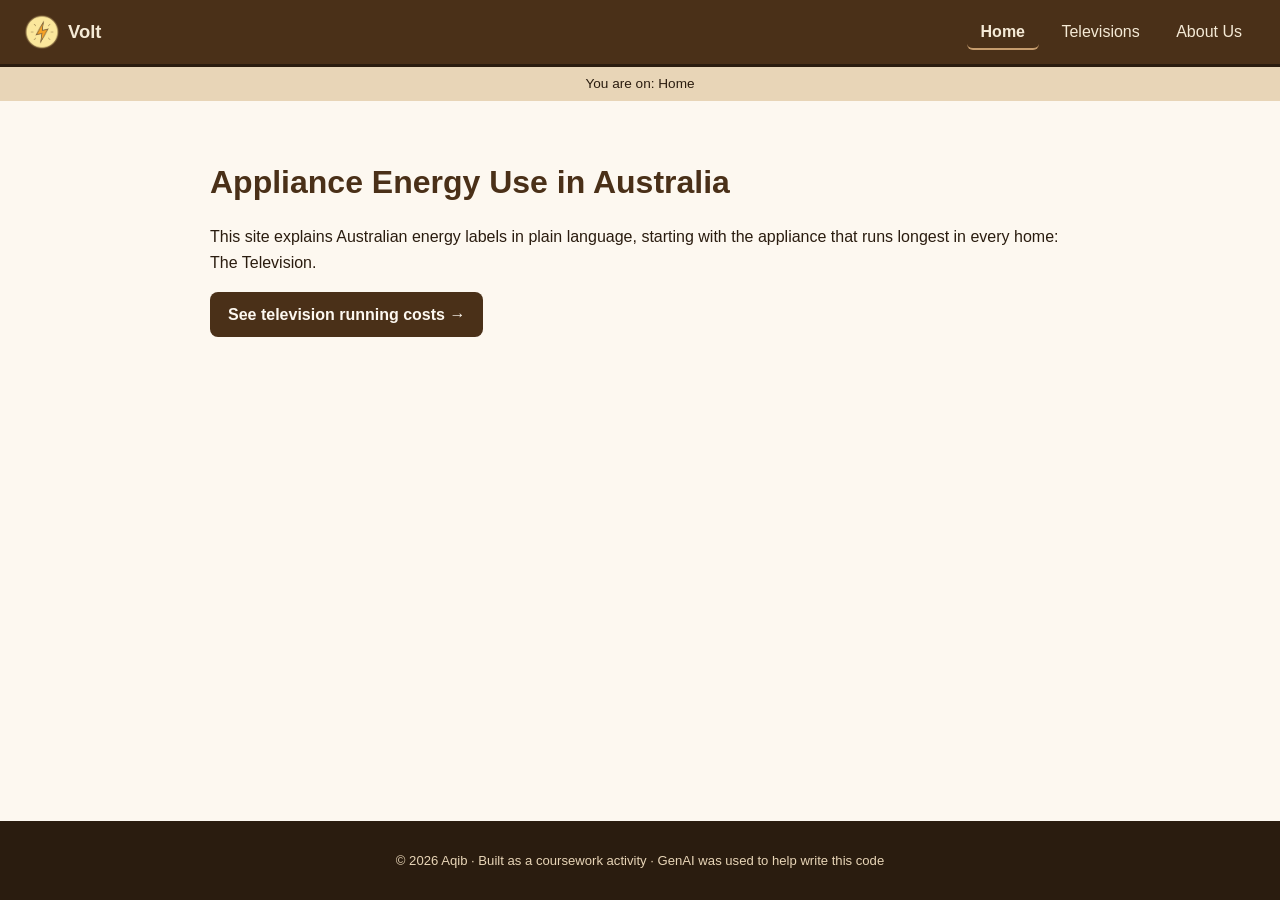
<file: index.html>
<!DOCTYPE html>
<html lang="en">
<head>
<meta charset="UTF-8">
<meta name="viewport" content="width=device-width, initial-scale=1.0">
<title>Home - Volt</title>
<link rel="stylesheet" href="style.css">
</head>
<body>

<header>
  <a href="index.html" class="logo">
    <img src="logo.png" class="logo-badge">
    Volt
  </a>
  <nav>
    <a href="index.html">Home</a>
    <a href="television.html">Televisions</a>
    <a href="about.html">About Us</a>
  </nav>
</header>



<p class="status" id="status"></p>

<main>
  <section class="hero">
    <h1>Appliance Energy Use in Australia</h1>
    <p>This site explains Australian energy labels in plain language, starting with the appliance that runs longest in every home: The Television.</p>
  </section>

  <a href="television.html" class="button">See television running costs &rarr;</a>
</main>

<footer>
  <p>&copy; 2026 Aqib &middot; Built as a coursework activity &middot; GenAI was used to help write this code</p>
</footer>

<script src="script.js"></script>
</body>
</html>
</file>
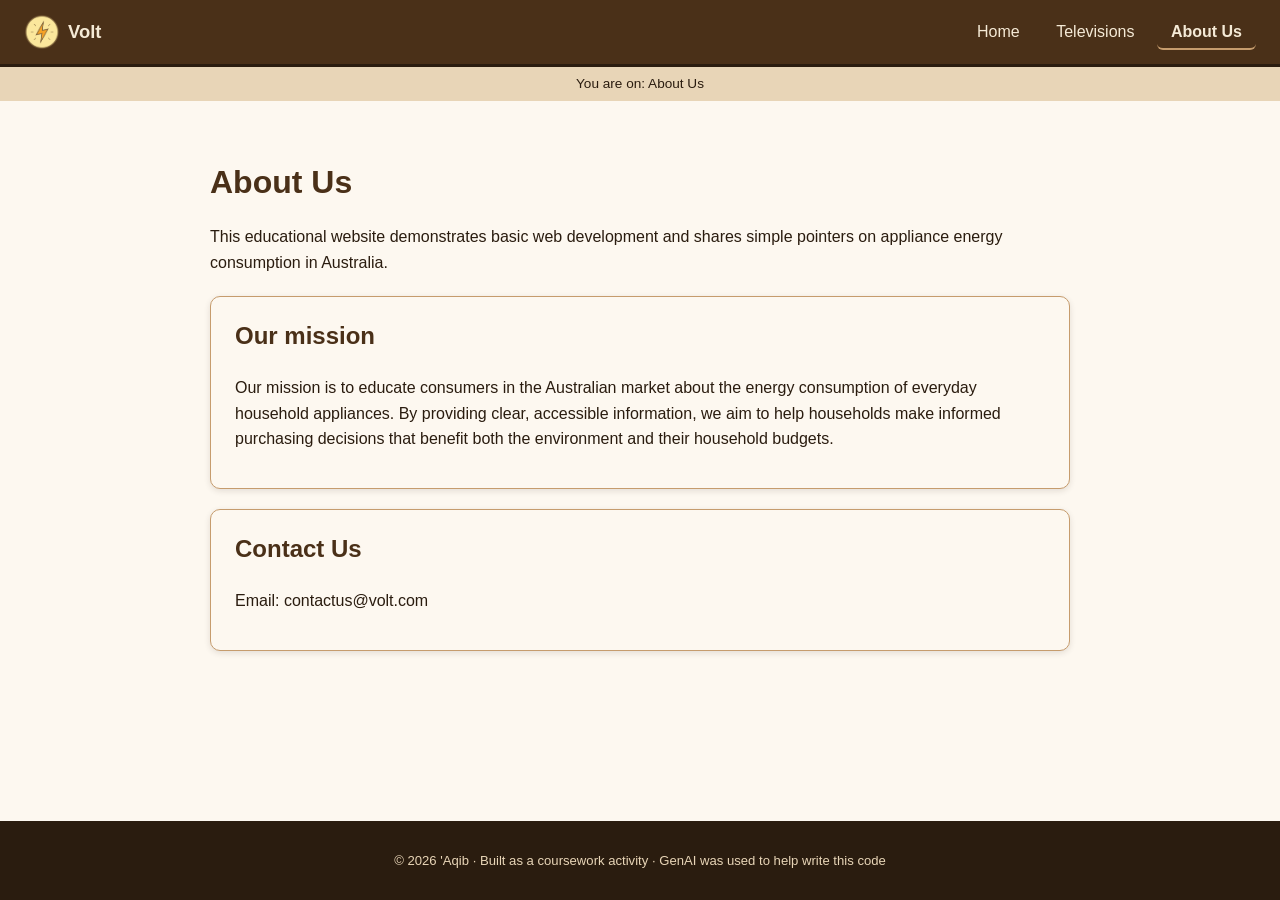
<file: about.html>
<!DOCTYPE html>
<html lang="en">
<head>
<meta charset="UTF-8">
<meta name="viewport" content="width=device-width, initial-scale=1.0">
<title>About Us - Volt</title>
<link rel="stylesheet" href="style.css">
</head>
<body>

<header>
  <a href="index.html" class="logo">
    <img src="logo.png" class="logo-badge">
    Volt
  </a>
  <nav>
    <a href="index.html">Home</a>
    <a href="television.html">Televisions</a>
    <a href="about.html">About Us</a>
  </nav>
</header>

<p class="status" id="status"></p>

<main>
  <section class="hero">
    <h1>About Us</h1>
    <p>This educational website demonstrates basic web development and shares simple pointers on appliance energy consumption in Australia.</p>
  </section>

  <section class="card">
    <h2>Our mission</h2>
    <p>Our mission is to educate consumers in the Australian market about the energy consumption of everyday household appliances. By providing clear, accessible information, we aim to help households make informed purchasing decisions that benefit both the environment and their household budgets.</p>
  </section>

  <section class="card">
    <h2>Contact Us</h2>
    <p>Email: contactus@volt.com</p>
  </section>
</main>

<footer>
  <p>&copy; 2026 'Aqib &middot; Built as a coursework activity &middot; GenAI was used to help write this code</p>
</footer>

<script src="script.js"></script>
</body>
</html>
</file>
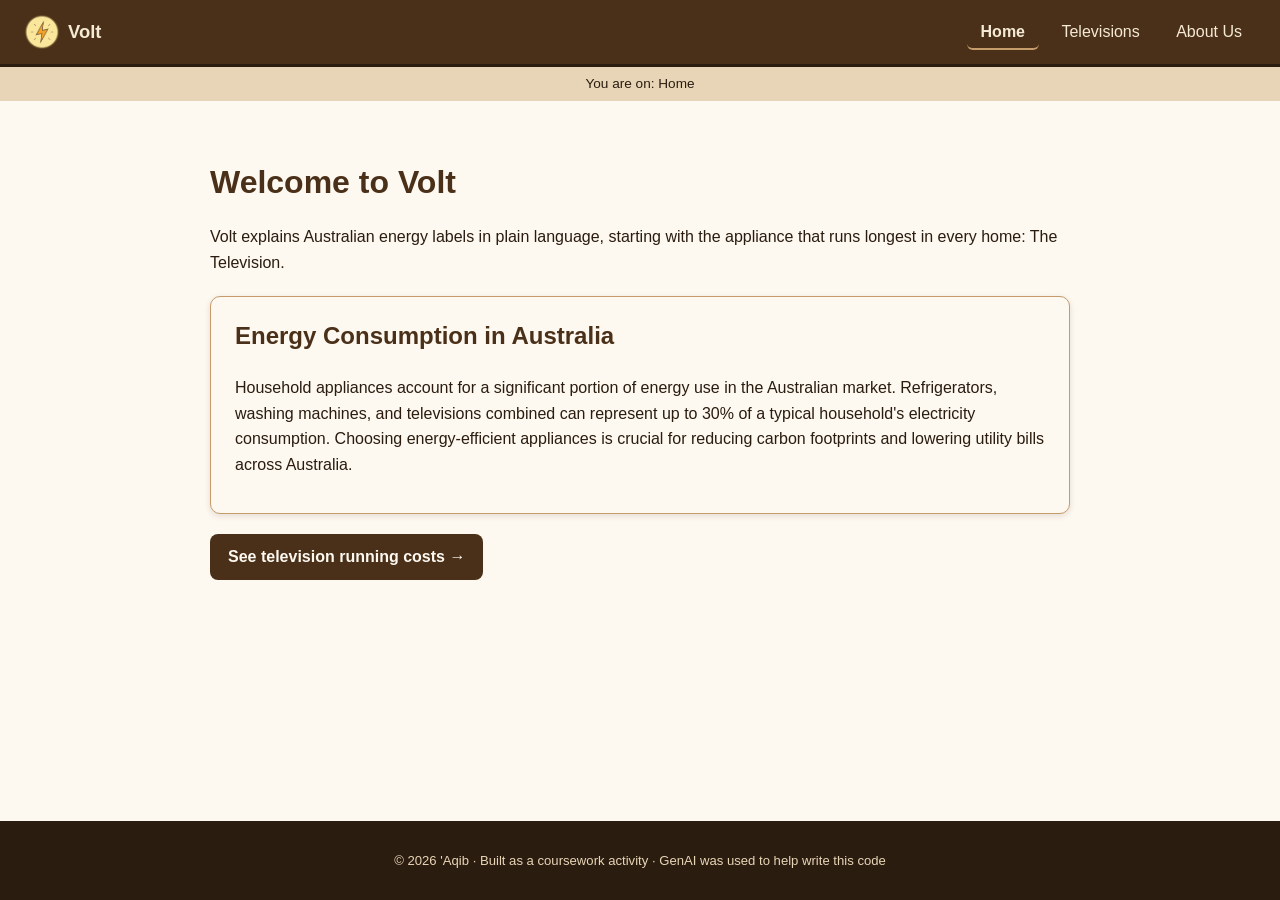
<file: home.html>
<!DOCTYPE html>
<html lang="en">
<head>
<meta charset="UTF-8">
<meta name="viewport" content="width=device-width, initial-scale=1.0">
<title>Home - Volt</title>
<link rel="stylesheet" href="style.css">
</head>
<body>

<header>
  <a href="home.html" class="logo">
    <img src="logo.png" class="logo-badge">
    Volt
  </a>
  <nav>
    <a href="home.html">Home</a>
    <a href="television.html">Televisions</a>
    <a href="about.html">About Us</a>
  </nav>
</header>

<p class="status" id="status"></p>

<main>
  <section class="hero">
    <h1>Welcome to Volt</h1>
    <p>Volt explains Australian energy labels in plain language, starting with the appliance that runs longest in every home: The Television.</p>
  </section>

  <section class="card">
    <h2>Energy Consumption in Australia</h2>
    <p>Household appliances account for a significant portion of energy use in the Australian market. Refrigerators, washing machines, and televisions combined can represent up to 30% of a typical household's electricity consumption. Choosing energy-efficient appliances is crucial for reducing carbon footprints and lowering utility bills across Australia.</p>
  </section>

  <a href="television.html" class="button">See television running costs &rarr;</a>
</main>

<footer>
  <p>&copy; 2026 'Aqib &middot; Built as a coursework activity &middot; GenAI was used to help write this code</p>
</footer>

<script src="script.js"></script>
</body>
</html>
</file>
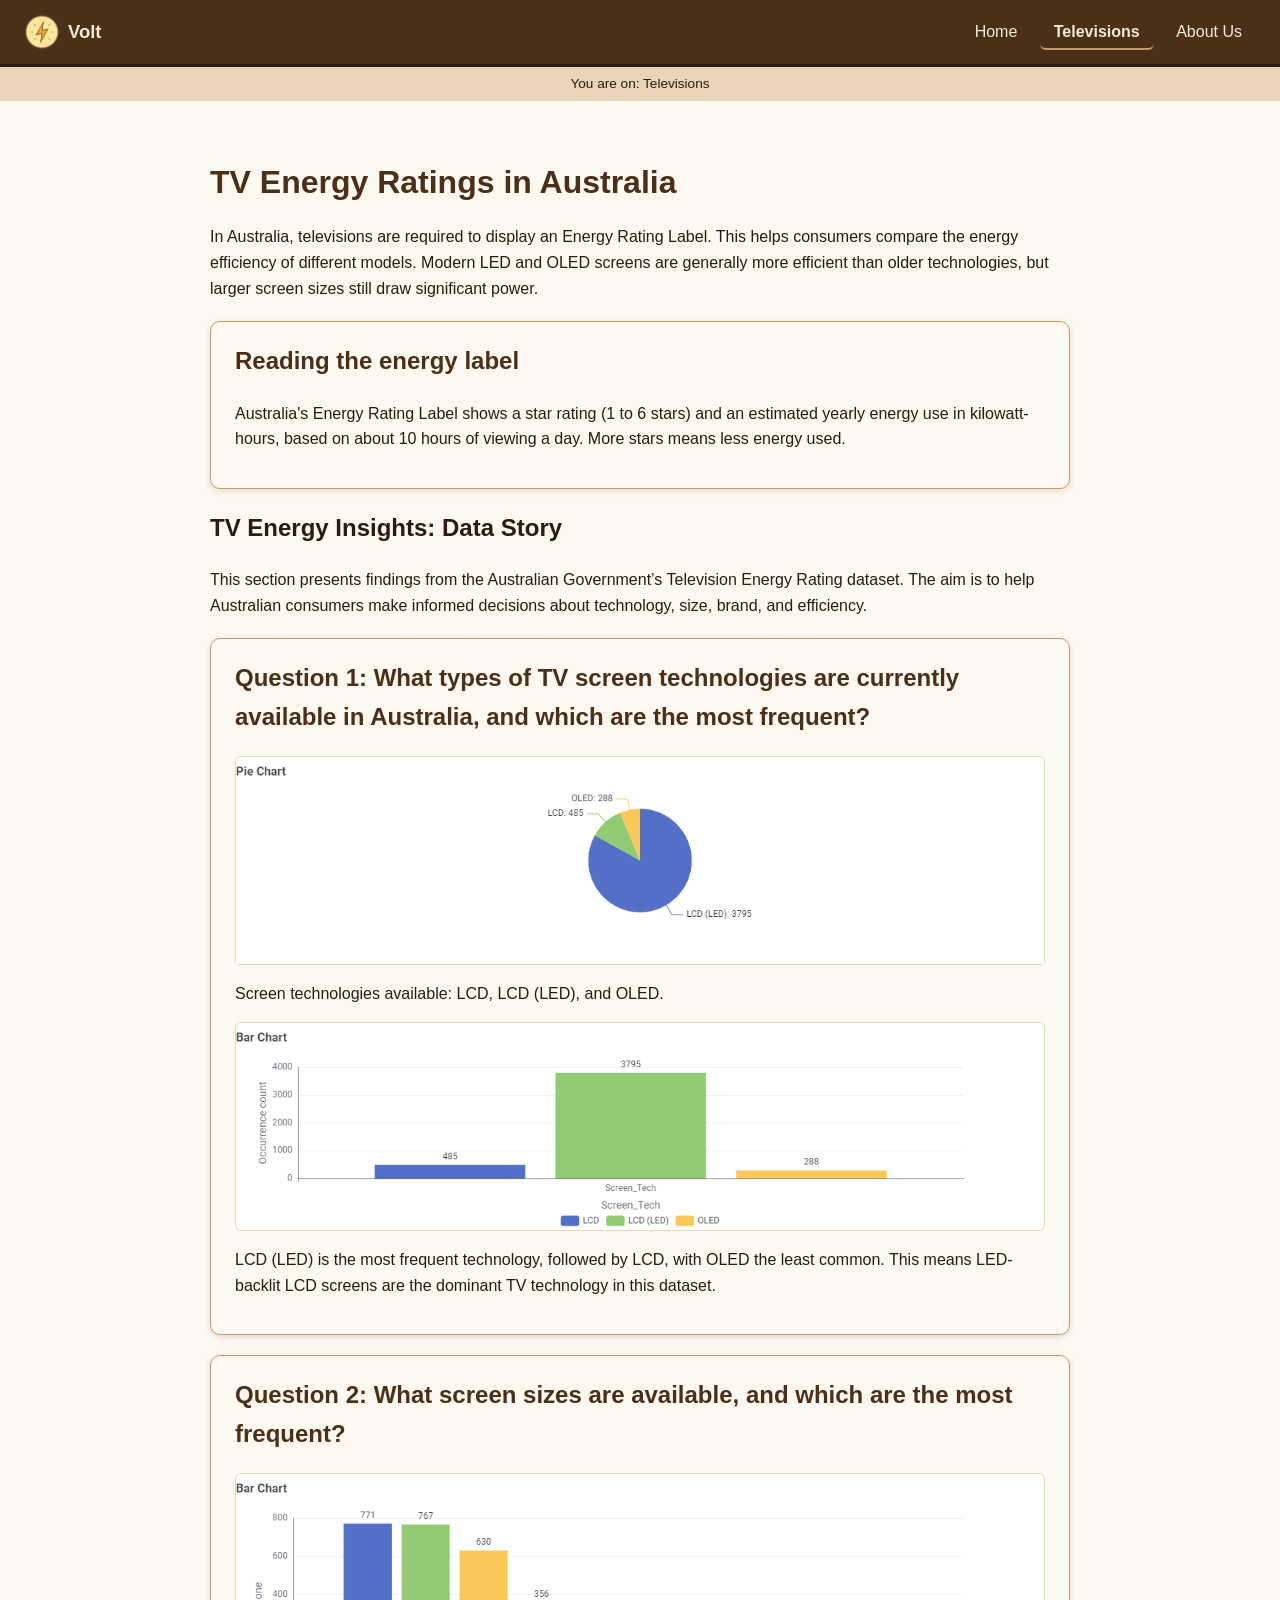
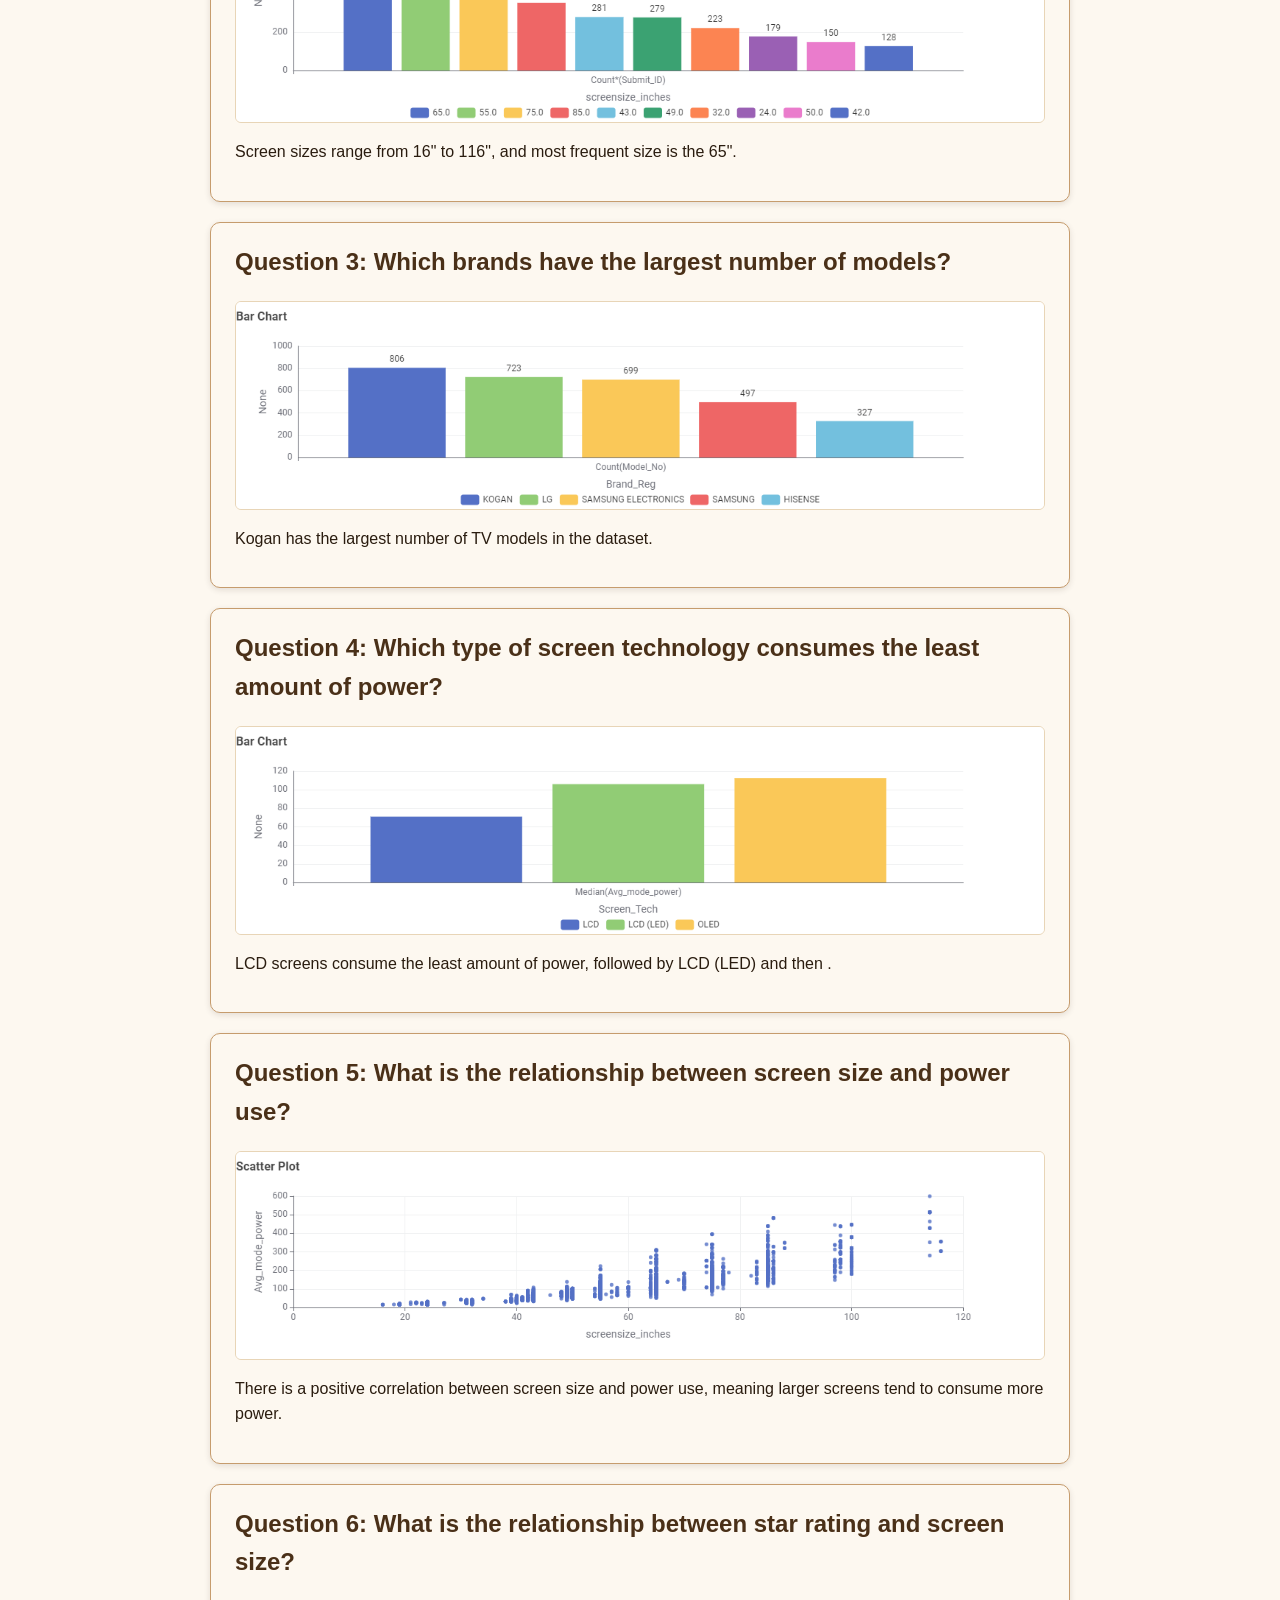
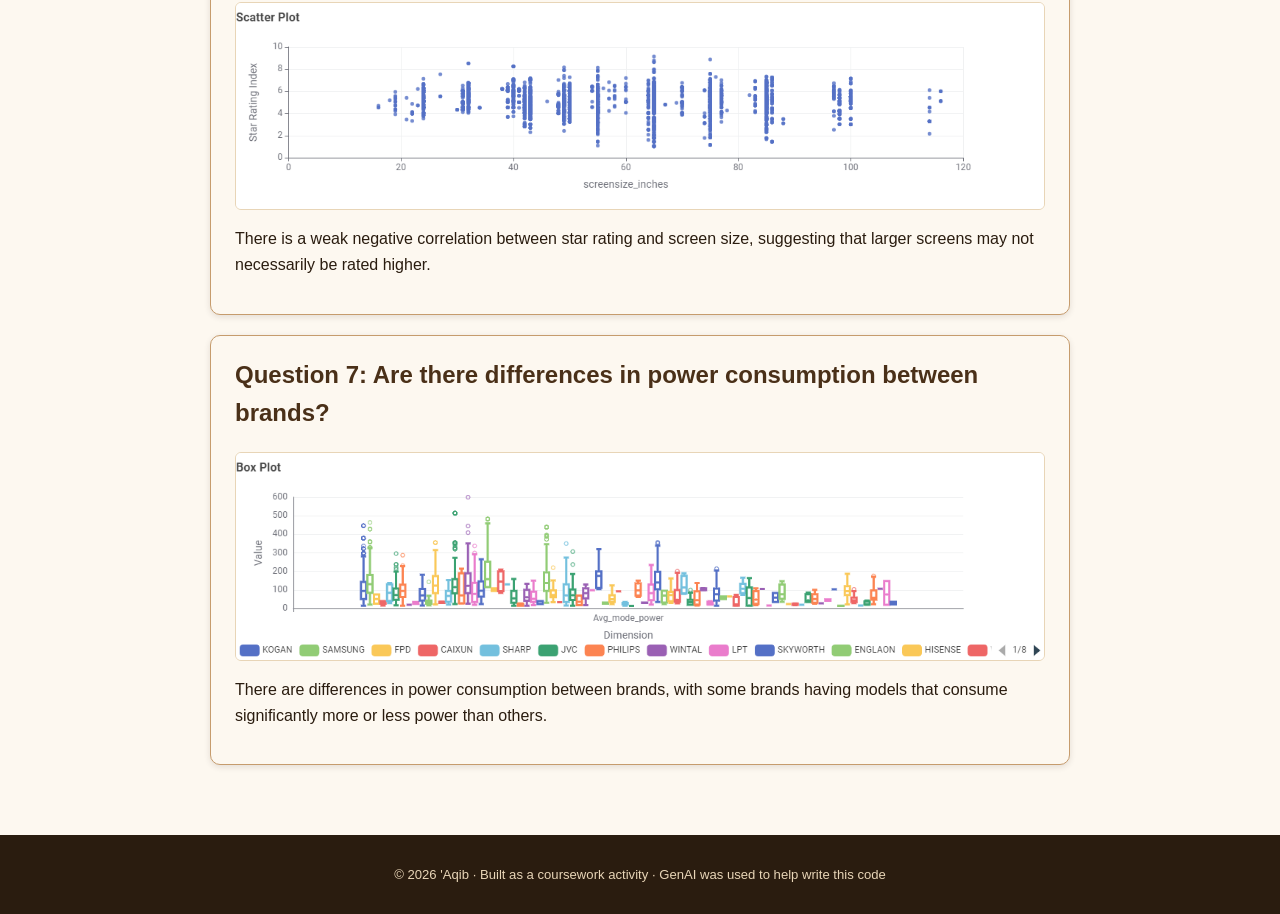
<file: television.html>
<!DOCTYPE html>
<html lang="en">
<head>
<meta charset="UTF-8">
<meta name="viewport" content="width=device-width, initial-scale=1.0">
<title>Televisions - Volt</title>
<link rel="stylesheet" href="style.css">
</head>
<body>

<header>
  <a href="index.html" class="logo">
    <img src="logo.png" class="logo-badge">
    Volt
  </a>
  <nav>
    <a href="index.html">Home</a>
    <a href="television.html">Televisions</a>
    <a href="about.html">About Us</a>
  </nav>
</header>

<p class="status" id="status"></p>

<main>
  <section class="hero">
    <h1>TV Energy Ratings in Australia</h1>
    <p>In Australia, televisions are required to display an Energy Rating Label. This helps consumers compare the energy efficiency of different models. Modern LED and OLED screens are generally more efficient than older technologies, but larger screen sizes still draw significant power.</p>
  </section>

  <section class="card">
    <h2>Reading the energy label</h2>
    <p>Australia's Energy Rating Label shows a star rating (1 to 6 stars) and an estimated yearly energy use in kilowatt-hours, based on about 10 hours of viewing a day. More stars means less energy used.</p>

  </section>

  
    <h2>TV Energy Insights: Data Story</h2>
    <p>This section presents findings from the Australian Government’s Television Energy Rating dataset. The aim is to help Australian consumers make informed decisions about technology, size, brand, and efficiency.</p>
  
    

  <section class="card">
    <h2>Question 1: What types of TV screen technologies are currently available in Australia, and which are the most frequent?</h2>
    <img src="q1(a).png" alt="Pie chart of TV screen technology distribution" class="feature-img">
    <p>Screen technologies available: LCD, LCD (LED), and OLED.</p>
    <img src="q1(b).png" alt="Bar chart of TV screen technology occurrence counts" class="feature-img">
    <p>LCD (LED) is the most frequent technology, followed by LCD, with OLED the least common. This means LED-backlit LCD screens are the dominant TV technology in this dataset.</p>
  </section>

  <section class="card">
    <h2>Question 2: What screen sizes are available, and which are the most frequent?</h2>
    <img src="q2.png" alt="Bar chart of screen size occurrence counts" class="feature-img">
    <p>Screen sizes range from 16" to 116", and most frequent size is the 65".</p>
  </section>

  <section class="card">
    <h2>Question 3: Which brands have the largest number of models?</h2>
    <img src="q3.png" alt="Bar chart of model count by brand" class="feature-img">
    <p>Kogan has the largest number of TV models in the dataset.</p>
  </section>

  <section class="card">
    <h2>Question 4: Which type of screen technology consumes the least amount of power?</h2>
    <img src="q4.png" alt="Bar chart of power consumption by screen technology" class="feature-img">
    <p>LCD screens consume the least amount of power, followed by LCD (LED) and then .</p>
  </section>

  <section class="card">
    <h2>Question 5: What is the relationship between screen size and power use?</h2>
    <img src="q5.png" alt="Scatter chart of screen size vs power use" class="feature-img">
    <p>There is a positive correlation between screen size and power use, meaning larger screens tend to consume more power.</p>
  </section>

  <section class="card">
    <h2>Question 6: What is the relationship between star rating and screen size?</h2>
    <img src="q6.png" alt="Scatter chart of star rating vs screen size" class="feature-img">
    <p>There is a weak negative correlation between star rating and screen size, suggesting that larger screens may not necessarily be rated higher.</p>
  </section>

  <section class="card">
    <h2>Question 7: Are there differences in power consumption between brands?</h2>
    <img src="q7.png" alt="Bar chart of power consumption by brand" class="feature-img">
    <p>There are differences in power consumption between brands, with some brands having models that consume significantly more or less power than others.</p>
  </section>

</main>

<footer>
  <p>&copy; 2026 'Aqib &middot; Built as a coursework activity &middot; GenAI was used to help write this code</p>
</footer>

<script src="script.js"></script>
</body>
</html>
</file>
<file: style.css>
:root {
  --brown-darkest: #2a1c0f;
  --brown-dark: #4a3018;
  --brown: #6b4423;
  --brown-mid: #8a5a2e;
  --brown-light: #c69c6d;
  --tan: #e8d5b7;
  --cream: #f5ead6;
  --paper: #fdf8f0;
}

* { box-sizing: border-box; }

html, body {
  height: 100%;
}

body {
  margin: 0;
  font-family: 'Segoe UI', Arial, sans-serif;
  color: var(--brown-darkest);
  background: var(--paper);
  line-height: 1.6;
  min-height: 100vh;
  display: flex;
  flex-direction: column;
}

header {
  background: var(--brown-dark);
  border-bottom: 3px solid var(--brown-darkest);
  padding: 14px 24px;
  display: flex;
  align-items: center;
  justify-content: space-between;
  flex-wrap: wrap;
  gap: 10px;
}

.logo {
  display: flex;
  align-items: center;
  gap: 8px;
  text-decoration: none;
  color: var(--cream);
  font-weight: 700;
  font-size: 1.15rem;
}

.logo-badge {
  width: 36px;
  height: 36px;
  border-radius: 50%;
  display: block;
}

nav a {
  text-decoration: none;
  color: var(--cream);
  padding: 8px 14px;
  margin-left: 4px;
  border-radius: 6px;
  border-bottom: 2px solid transparent;
  transition: background 0.15s ease, border-color 0.15s ease;
}

nav a:hover {
  background: rgba(255, 255, 255, 0.08);
  border-color: var(--brown-light);
}

nav a.active {
  border-color: var(--brown-light);
  font-weight: 600;
}

.status {
  text-align: center;
  background: var(--tan);
  color: var(--brown-darkest);
  margin: 0;
  padding: 6px;
  font-size: 0.85rem;
}

main {
  max-width: 900px;
  margin: 0 auto;
  padding: 30px 20px 50px;
  flex: 1 0 auto;
  width: 100%;
}

.hero h1 {
  font-size: 2rem;
  margin-bottom: 10px;
  color: var(--brown-dark);
}

.card {
  background: var(--paper);
  border: 1px solid var(--brown-light);
  border-radius: 10px;
  padding: 20px 24px;
  margin: 20px 0;
  box-shadow: 0 2px 6px rgba(42, 28, 15, 0.12);
  overflow: hidden;
}

.card h2 {
  margin-top: 0;
  color: var(--brown-dark);
}

/* Small bold label above each chart, e.g. "Pie Chart" / "Bar Chart" */
.chart-label {
  font-weight: 700;
  margin: 18px 0 8px;
  color: var(--brown-mid);
}

/* Keep chart/screenshot images fully inside their card, centered */
.card img.feature-img {
  max-width: 100%;
  width: 100%;
  height: auto;
  display: block;
  margin: 0 auto 14px;
  border-radius: 6px;
  border: 1px solid var(--tan);
}

.button {
  display: inline-block;
  background: var(--brown-dark);
  color: var(--paper);
  text-decoration: none;
  font-weight: 600;
  padding: 10px 18px;
  border-radius: 8px;
  transition: opacity 0.15s ease, background 0.15s ease;
}

.button:hover {
  opacity: 0.85;
  background: var(--brown-darkest);
}

table {
  width: 100%;
  border-collapse: collapse;
  margin: 14px 0;
}

th, td {
  border: 1px solid var(--brown-light);
  padding: 8px 10px;
  text-align: left;
}

th {
  background: var(--tan);
  color: var(--brown-darkest);
}

.note {
  font-size: 0.8rem;
  color: var(--brown-mid);
}

footer {
  background: var(--brown-darkest);
  color: var(--tan);
  text-align: center;
  padding: 16px;
  font-size: 0.82rem;
  flex-shrink: 0;
}
</file>
